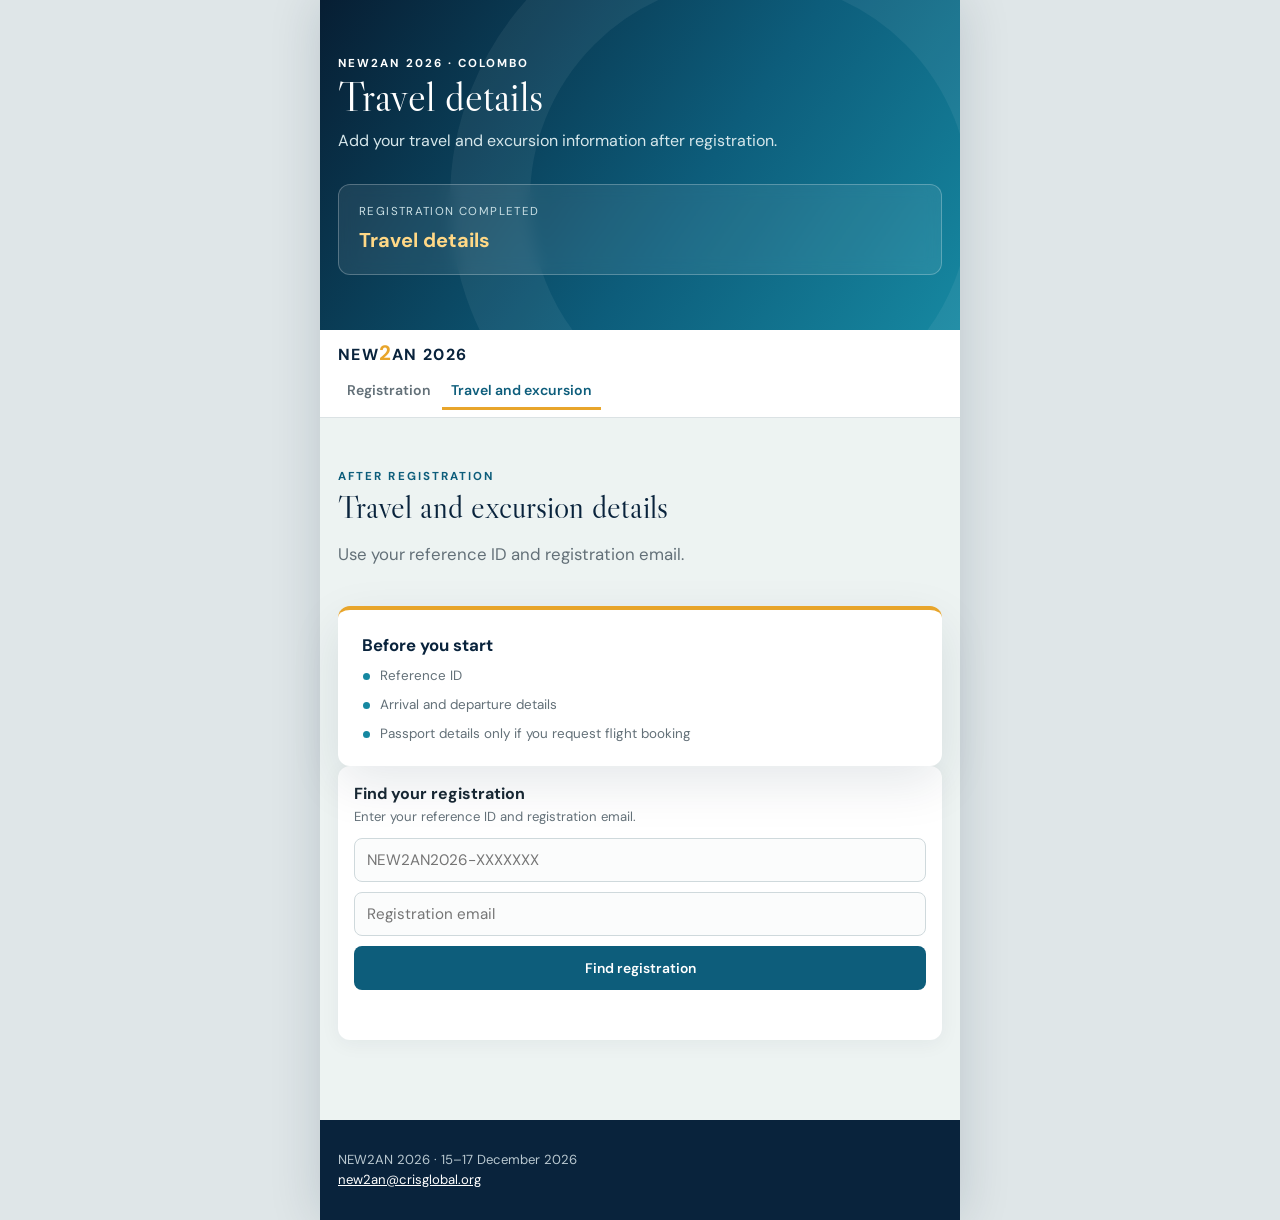
<file: excursion.html>
<!doctype html>
<html lang="en">
<head>
  <meta charset="utf-8">
  <meta name="viewport" content="width=device-width,initial-scale=1,viewport-fit=cover">
  <meta name="description" content="NEW2AN 2026 travel and excursion details.">
  <title>NEW2AN 2026 | Travel details</title>
  <link rel="preconnect" href="https://fonts.googleapis.com">
  <link rel="preconnect" href="https://fonts.gstatic.com" crossorigin>
  <link href="https://fonts.googleapis.com/css2?family=DM+Sans:wght@400;500;600;700&amp;family=Libre+Caslon+Display&amp;display=swap" rel="stylesheet">
  <link rel="stylesheet" href="style.css?v=6">
  <link rel="stylesheet" href="extended.css?v=14">
  <script defer src="excursion.js?v=3"></script>
</head>
<body class="travel-page">
  <header class="travel-hero">
    <div class="wrap travel-hero-inner"><div><p class="eyebrow">NEW2AN 2026 · Colombo</p><h1>Travel details</h1><p>Add your travel and excursion information after registration.</p></div><div class="travel-step"><span>Registration completed</span><strong>Travel details</strong></div></div>
  </header>
  <nav class="topbar"><a class="brand" href="index.html#registration">NEW<span>2</span>AN 2026</a><div><a class="nav-link" href="index.html#registration">Registration</a><a class="nav-link active" href="excursion.html">Travel and excursion</a></div></nav>

  <main class="wrap travel-main">
    <section class="travel-intro"><div><p class="eyebrow ink">After registration</p><h2>Travel and excursion details</h2><p>Use your reference ID and registration email.</p></div><aside><strong>Before you start</strong><span>Reference ID</span><span>Arrival and departure details</span><span>Passport details only if you request flight booking</span></aside></section>

    <section id="unlock-card" class="lookup-card travel-lookup">
      <div><strong>Find your registration</strong><span>Enter your reference ID and registration email.</span></div>
      <input id="travel-reference" aria-label="Registration reference" placeholder="NEW2AN2026-XXXXXXX" autocomplete="off">
      <input id="travel-email" type="email" aria-label="Registration email" placeholder="Registration email" autocomplete="email">
      <button type="button" id="travel-load" class="btn primary">Find registration</button>
      <p id="travel-load-message" class="form-message span-all" role="status" aria-live="polite"></p>
    </section>

    <form id="travel-form" class="form-shell travel-form" hidden novalidate>
      <div class="travel-progress"><span class="active">1 Registration</span><span>2 Travel</span><span>3 Excursion</span><span>4 Flight</span><span>5 Confirm</span></div>
      <section class="form-section">
        <div class="section-heading"><span>01</span><div><h3>Registration details</h3><p>Your saved details are shown below.</p></div></div>
        <div class="record-banner"><div><small>Reference ID</small><strong id="loaded-reference"></strong></div><div><small>Participant</small><strong id="loaded-participant"></strong></div><div><small>Payment status</small><strong>Submitted</strong></div></div>
        <input name="Email" type="hidden">
      </section>

      <section class="form-section"><div class="section-heading"><span>02</span><div><h3>Travel and accommodation</h3><p>Enter the details currently available.</p></div></div><div class="grid two"><label>Name as shown in passport<input name="Passport_Name"></label><label>Passport issuing country<input name="Passport_Issuing_Country"></label><label>Visa support<select name="Visa_Support"><option>No</option><option>Yes — invitation/support letter needed</option><option>Not sure yet</option></select></label><label>Travel booking support<select name="Travel_Agency_Assistance" id="travel-assistance"><option>No</option><option>Yes — flight options</option><option>Yes — airport transfer</option><option>Yes — flights and transfer</option><option>Not sure yet</option></select></label><label>Accommodation support<select name="Accommodation_Assistance"><option>No</option><option>Yes — hotel recommendations</option><option>Yes — booking coordination</option><option>Not sure yet</option></select></label><label>Room preference<select name="Room_Preference"><option value="">Not decided</option><option>Single room</option><option>Twin room</option><option>Double room</option></select></label><label>Arrival date<input name="Arrival_Date" type="date"></label><label>Departure date<input name="Departure_Date" type="date"></label><label>Arrival flight and airport<input name="Arrival_Details"></label><label>Departure flight and airport<input name="Departure_Details"></label><label>Transport to conference venue<select name="Venue_Transport"><option value="">Not decided</option><option>Organiser-arranged transport requested</option><option>Hotel transport</option><option>Taxi or ride-hailing service</option><option>Self-arranged</option></select></label><label>Dietary preference<select name="Dietary_Preference"><option value="">Not specified</option><option>Vegetarian</option><option>Non-vegetarian</option><option>Halal</option></select></label><label>Accessibility support<input name="Accessibility_Needs"></label><label>Emergency contact name<input name="Emergency_Contact_Name"></label><label>Emergency contact phone<input name="Emergency_Contact_Phone" type="tel"></label></div><label>Additional travel or accommodation information<textarea name="Visit_Notes" rows="3"></textarea></label></section>

      <section class="form-section"><div class="section-heading"><span>03</span><div><h3>Excursion</h3><p>Indicate whether you plan to attend.</p></div></div><div class="grid two"><label>Do you plan to join the excursion?<select name="Excursion_Interest" id="travel-excursion-interest"><option>No</option><option>Yes</option><option>Maybe — send details when available</option></select></label><label>Number of participants<input name="Excursion_Participant_Count" type="number" min="1" max="10" value="1"></label></div><div id="travel-excursion-details" hidden><div class="grid two"><label>Additional participant names<textarea name="Excursion_Participant_Names" rows="2"></textarea></label><label>Group details<input name="Excursion_Group_Details"></label><label>Activity level<select name="Excursion_Activity_Level"><option>Low — short walks and frequent rests</option><option selected>Moderate — normal sightseeing</option><option>Active — longer walks / uneven surfaces</option></select></label><label>Mobility requirements<input name="Excursion_Mobility_Needs"></label><label>Dietary requirements or allergies<input name="Excursion_Dietary_Needs"></label><label>Preferred guide language<input name="Excursion_Guide_Language"></label></div></div></section>

      <section id="ticket-details" class="form-section" hidden>
        <div class="section-heading"><span>04</span><div><h3>Flight booking details</h3><p>Required only if you request flight booking.</p></div></div>
        <div class="identity-source"><strong>From your registration</strong><span id="reused-identity"></span></div>
        <div class="grid two"><label>Departure city or airport <b>*</b><input name="Ticket_Departure_City_Airport"></label><label>Preferred departure date from home country <b>*</b><input name="Preferred_Departure_Home_Date" type="date"></label><label>Preferred arrival date in Sri Lanka <b>*</b><input name="Preferred_Arrival_Sri_Lanka_Date" type="date"></label><label>Preferred departure date from Sri Lanka <b>*</b><input name="Preferred_Departure_Sri_Lanka_Date" type="date"></label><label>Preferred departure time from Sri Lanka <b>*</b><input name="Preferred_Departure_Sri_Lanka_Time" type="time"></label><label>Destination city or airport <b>*</b><input name="Ticket_Destination_City_Airport"></label><label>Passport number <b>*</b><input name="Passport_Number" autocomplete="off"></label><label>Date of birth <b>*</b><input name="Date_of_Birth" type="date"></label><label>Passport issue date <b>*</b><input name="Passport_Issue_Date" type="date"></label><label>Passport expiry date <b>*</b><input name="Passport_Expiry_Date" type="date"></label><label>Place and country of birth <b>*</b><input name="Place_Country_of_Birth"></label><label>Upload passport information page <b>*</b><input id="passport-file" type="file" accept=".pdf,.jpg,.jpeg,.png,.webp,application/pdf,image/jpeg,image/png,image/webp"><small>One PDF or image, maximum 5 MB.</small></label><p id="passport-file-status" class="microcopy span-2">No file selected.</p></div>
      </section>

      <section class="form-section">
        <div class="section-heading"><span>05</span><div><h3>Confirm details</h3><p>Review the information before saving.</p></div></div>
        <label class="check"><input type="checkbox" name="Travel_Details_Consent" required><span>I confirm that the details are accurate and authorise the NEW2AN organising team to use and, where necessary, share them with its approved travel service provider solely to coordinate the requested travel arrangements. <b>*</b></span></label>
        <button type="submit" id="travel-submit" class="btn primary submit">Save details</button>
        <p id="travel-message" class="form-message" role="status" aria-live="polite"></p>
      </section>
    </form>
  </main>
  <footer><span>NEW2AN 2026 · 15–17 December 2026</span><a href="mailto:new2an@crisglobal.org">new2an@crisglobal.org</a></footer>
</body>
</html>
</file>
<file: style.css>
:root{--navy:#09233c;--blue:#0d5d7b;--sea:#1688a1;--gold:#e8a52b;--paper:#f6f3ed;--white:#fff;--ink:#172733;--muted:#66737b;--line:#dbe2e4;--danger:#a43d32;--shadow:0 18px 50px rgba(9,35,60,.1)}*{box-sizing:border-box}html{scroll-behavior:smooth}body{margin:0;background:var(--paper);color:var(--ink);font-family:'DM Sans',sans-serif;line-height:1.55}.wrap{width:min(1100px,calc(100% - 36px));margin-inline:auto}.hero{height:clamp(230px,30vw,410px);position:relative;overflow:hidden;background:var(--navy)}.hero img{width:100%;height:100%;object-fit:cover;object-position:center;display:block}.hero-shade{position:absolute;inset:0;background:linear-gradient(90deg,rgba(4,23,39,.73),rgba(4,23,39,.08) 55%,rgba(4,23,39,.2))}.hero-copy{position:absolute;left:max(18px,calc((100% - 1100px)/2));bottom:clamp(25px,5vw,70px);color:white;text-shadow:0 2px 20px rgba(0,0,0,.35)}.hero-copy h1,.intro h2,.dashboard h2{font-family:'Libre Caslon Display',serif;font-weight:400;margin:.15rem 0;font-size:clamp(2rem,4vw,4rem);line-height:1}.hero-copy>p:last-child{font-size:clamp(.9rem,2vw,1.2rem);margin:.7rem 0}.eyebrow{text-transform:uppercase;letter-spacing:.18em;font-size:.72rem;font-weight:700;margin:0}.eyebrow.ink{color:var(--blue)}.topbar{height:68px;background:rgba(255,255,255,.96);display:flex;align-items:center;justify-content:space-between;padding:0 max(18px,calc((100% - 1100px)/2));position:sticky;top:0;z-index:10;border-bottom:1px solid var(--line);backdrop-filter:blur(12px)}.brand{color:var(--navy);font-weight:700;text-decoration:none;letter-spacing:.08em}.brand span{color:var(--gold);font-size:1.3em}.nav-link{border:0;background:none;padding:23px 14px;color:var(--muted);font:600 .88rem inherit;cursor:pointer;border-bottom:3px solid transparent}.nav-link.active{color:var(--blue);border-color:var(--gold)}.view{display:none}.view.active{display:block}.intro{display:grid;grid-template-columns:1.6fr .8fr;gap:55px;align-items:center;padding-block:68px 36px}.intro h2{font-size:clamp(2rem,3vw,3.2rem);color:var(--navy)}.intro>div>p:last-child{color:var(--muted);font-size:1.05rem;max-width:700px}.fee-card{background:var(--navy);color:white;border-radius:16px;padding:25px 28px;box-shadow:var(--shadow);border-top:4px solid var(--gold)}.fee-card>span{font-size:.78rem;text-transform:uppercase;letter-spacing:.08em}.fee-card strong{display:block;font-size:3rem;line-height:1.15;margin:.35rem 0}.fee-card small{font-size:.9rem}.fee-card p{margin:0;color:#c4d1da}.fee-card em{display:block;margin-top:12px;padding-top:12px;border-top:1px solid #ffffff2b;font-size:.78rem;color:#f6c970}.notice{background:#fff7e7;border:1px solid #efd8a5;padding:15px 20px;border-radius:10px;color:#664b16}.lookup-card{background:white;margin-top:20px;padding:16px;border-radius:12px;display:grid;grid-template-columns:1fr 190px 220px auto;gap:10px;align-items:center;box-shadow:0 4px 20px rgba(9,35,60,.05)}.lookup-card div span{display:block;color:var(--muted);font-size:.82rem}.form-shell{margin-top:28px;margin-bottom:45px;background:white;border-radius:18px;box-shadow:var(--shadow);overflow:hidden}.progress{display:grid;grid-template-columns:repeat(4,1fr);background:var(--navy);color:#ffffff8c}.progress span{padding:14px;text-align:center;font-size:.8rem;border-right:1px solid #ffffff1c}.progress .active{color:white;border-bottom:3px solid var(--gold)}.form-section{padding:38px 46px;border-bottom:1px solid var(--line)}.section-heading{display:flex;gap:15px;align-items:flex-start;margin-bottom:28px}.section-heading>span{background:var(--blue);color:white;border-radius:50%;width:35px;height:35px;display:grid;place-items:center;font-size:.8rem;font-weight:700;flex:none}.section-heading h3{margin:0;color:var(--navy);font-family:'Libre Caslon Display',serif;font-size:1.8rem;font-weight:400}.section-heading p{margin:2px 0;color:var(--muted);font-size:.9rem}.grid{display:grid;gap:18px;margin-bottom:18px}.grid.two{grid-template-columns:repeat(2,1fr)}.grid.four{grid-template-columns:repeat(4,1fr)}.span-2{grid-column:span 2}.span-3{grid-column:span 3}label{display:flex;flex-direction:column;gap:7px;font-size:.84rem;font-weight:600;color:#344651}label b{color:var(--danger)}input,select,textarea{width:100%;border:1px solid #cfd9dc;border-radius:8px;background:#fbfcfc;color:var(--ink);font:400 .95rem 'DM Sans';padding:11px 12px;outline:none;transition:.2s}input:focus,select:focus,textarea:focus{border-color:var(--sea);box-shadow:0 0 0 3px rgba(22,136,161,.12)}input:invalid:not(:placeholder-shown){border-color:#d78b82}textarea{resize:vertical}.check{flex-direction:row;align-items:flex-start;margin:16px 0;font-weight:400}.check input{width:18px;height:18px;accent-color:var(--blue);flex:none;margin-top:2px}.check a{color:var(--blue)}.paper-card{border:1px solid var(--line);border-left:4px solid var(--gold);padding:18px;border-radius:8px;margin:14px 0;background:#fafcfc}.paper-card h4{margin:0 0 14px;color:var(--navy)}.microcopy{font-size:.8rem;color:var(--muted);background:#f1f6f7;padding:10px;border-radius:6px}.summary{display:flex;align-items:center;justify-content:space-between;background:var(--navy);color:white;padding:22px 25px;border-radius:10px;margin-bottom:25px}.summary span{font-weight:700}.summary small{display:block;color:#bcd0d7;font-weight:400}.summary strong{font-size:1.6rem;color:#ffd886;white-space:nowrap}.policy-box{background:#f8f5ee;border:1px solid #e8dfcf;padding:14px 18px;border-radius:9px;margin:20px 0}.policy-box p{font-size:.85rem}.btn{border:0;border-radius:8px;padding:11px 17px;font:600 .87rem 'DM Sans';cursor:pointer;transition:.2s}.btn:hover{transform:translateY(-1px)}.btn.primary{background:var(--blue);color:white}.btn.secondary{background:#e8f1f3;color:var(--blue)}.btn.submit{width:100%;padding:15px;font-size:1rem}.btn:disabled{opacity:.55;cursor:wait}.form-message{min-height:24px;text-align:center;font-size:.88rem}.form-message.error{color:var(--danger)}.form-message.success{color:#18704d}.support-grid{display:grid;grid-template-columns:repeat(2,1fr);gap:20px;margin-bottom:70px}.support-grid article{background:white;border-radius:12px;padding:25px;border-top:3px solid var(--sea)}.support-grid article>span{color:var(--blue);font-size:.75rem;text-transform:uppercase;font-weight:700;letter-spacing:.08em}.support-grid h3{margin:8px 0 0}.support-grid p{color:var(--muted);font-size:.88rem}.support-grid a{display:block;color:var(--blue);margin-top:4px}.support-grid .pending{border-top-color:#aab4b8}.dashboard{padding-block:60px;min-height:60vh}.login-panel{max-width:430px;margin:auto;background:white;padding:35px;border-radius:16px;box-shadow:var(--shadow)}.login-panel h2{font-size:2rem}.login-panel label{margin:15px 0}.dashboard-head{display:flex;justify-content:space-between;align-items:end}.dashboard-head h2{font-size:2.8rem}.metrics{display:grid;grid-template-columns:repeat(4,1fr);gap:14px;margin:25px 0}.metric{background:white;padding:20px;border-radius:10px}.metric strong{display:block;font-size:1.7rem;color:var(--navy)}.metric span{font-size:.8rem;color:var(--muted)}.table-wrap{overflow:auto;background:white;border-radius:10px}table{border-collapse:collapse;width:100%;font-size:.78rem}th,td{text-align:left;padding:11px;border-bottom:1px solid var(--line);white-space:nowrap}th{background:var(--navy);color:white;position:sticky;top:0}footer{background:var(--navy);color:#b9c8d0;padding:30px max(18px,calc((100% - 1100px)/2));display:flex;justify-content:space-between;font-size:.82rem}footer a{color:white}@media(max-width:800px){.hero{height:260px}.hero img{object-position:center}.intro{grid-template-columns:1fr;gap:20px;padding-top:45px}.lookup-card{grid-template-columns:1fr}.grid.two,.grid.four,.support-grid{grid-template-columns:1fr}.span-2,.span-3{grid-column:auto}.form-section{padding:30px 20px}.progress span{font-size:0;padding:12px}.progress span:before{content:counter(progress);font-size:.8rem}.progress{counter-reset:progress}.progress span{counter-increment:progress}.metrics{grid-template-columns:repeat(2,1fr)}.dashboard-head,footer{align-items:flex-start;gap:16px;flex-direction:column}}@media(max-width:480px){.wrap{width:min(100% - 22px,1100px)}.hero{height:230px}.hero img{width:1080px;max-width:none;position:absolute;left:50%;transform:translateX(-50%)}.topbar{height:60px}.nav-link{padding:19px 8px}.form-shell{border-radius:10px}.fee-card strong{font-size:2.5rem}}

.excursion-cta{display:flex;align-items:center;justify-content:space-between;gap:28px;background:linear-gradient(120deg,var(--navy),var(--blue));color:#fff;border-radius:16px;padding:30px 34px;margin:0 auto 34px}
.excursion-cta-copy{max-width:720px}
.excursion-cta .eyebrow{color:var(--sea)}
.excursion-cta h3{margin:6px 0 8px;font-size:1.45rem;color:#fff}
.excursion-cta p{margin:0;color:rgba(255,255,255,.88);font-size:.95rem;line-height:1.55}
.excursion-cta .btn.primary{background:#fff;color:var(--navy);white-space:nowrap;flex-shrink:0}
@media(max-width:720px){.excursion-cta{flex-direction:column;align-items:flex-start;padding:26px 22px}.excursion-cta .btn.primary{width:100%;text-align:center}}
</file>
<file: extended.css>
.progress{grid-template-columns:repeat(6,1fr)}
.past-event{background:#f7fafb;border:1px solid var(--line);border-left:4px solid var(--gold);border-radius:8px;padding:18px 20px;margin-bottom:20px}
.past-event strong,.past-event span{display:block}.past-event span{color:var(--blue);font-size:.86rem;margin-top:4px}.past-event p{color:var(--muted);font-size:.84rem;margin:8px 0}.past-event a{color:var(--blue);font-size:.84rem}
.btn:focus-visible,.nav-link:focus-visible,.brand:focus-visible,.past-events-toggle:focus-visible,footer a:focus-visible,.support-grid a:focus-visible{outline:3px solid #d99000;outline-offset:3px}
.proforma-box{display:flex;align-items:center;justify-content:space-between;gap:18px;background:#edf6f7;border:1px solid #c9e0e4;padding:17px 20px;border-radius:9px;margin:20px 0}
.proforma-box strong,.proforma-box span{display:block}
.proforma-box span{color:var(--muted);font-size:.8rem;margin-top:3px}
label small{color:var(--muted);font-weight:400;line-height:1.4}
/* Keep required markers on the same line as their label text. The base label
   uses a column flex layout, which otherwise treats the marker as a new row. */
label:not(.check){display:block}
label:not(.check)>input,label:not(.check)>select,label:not(.check)>textarea{display:block;margin-top:7px}
.grid{align-items:end}
.form-section>label:not(.check){margin-bottom:18px}
@media(max-width:800px){.proforma-box{align-items:stretch;flex-direction:column}.proforma-box .btn{width:100%}}
.future-events{background:#f7fafb;border:1px solid var(--line);border-radius:8px;padding:16px 20px;margin:0 0 20px}.future-events h4{margin:0 0 10px;color:var(--navy)}.event-choice{padding:12px 0;border-top:1px solid var(--line);gap:12px}.event-choice-copy{display:grid;min-width:0;gap:4px;line-height:1.35}.event-choice-copy strong{color:var(--navy);overflow-wrap:anywhere}.event-choice small{display:block;margin:0;overflow-wrap:anywhere}
.special-events .event-choice:first-child{border-top:0}.event-choice em{display:block;margin-top:4px;color:var(--muted);font-size:.82rem;font-style:normal}.special-events input{margin-top:4px}
.event-flyer-grid{display:grid;grid-template-columns:repeat(2,minmax(0,1fr));gap:16px;margin:20px 0}.event-flyer{margin:0;padding:14px;background:#f7fafb;border:1px solid var(--line);border-radius:10px}.event-flyer:last-child:nth-child(odd){grid-column:1/-1}.event-flyer img{display:block;width:100%;height:auto;margin:auto;border-radius:6px}.event-flyer:last-child:nth-child(odd) img{width:min(100%,520px)}.event-flyer figcaption{margin-top:8px;text-align:center;color:var(--muted);font-size:.8rem}.past-events-toggle{min-height:44px;border:0;background:none;color:var(--blue);font:inherit;font-weight:700;padding:10px 0;cursor:pointer}.past-event-row{padding:10px 0;border-top:1px solid var(--line)}.past-event-row:first-of-type{border-top:0}.past-event-row strong,.past-event-row small{display:block}.past-event-row small{margin-top:3px;color:var(--muted)}.disabled-panel{background:#f2f4f5;border-color:#d8dfe2}.disabled-panel #gala-active-fields{opacity:.55}.billing-disabled input,.billing-disabled textarea{background:#eef1f2;color:#7a858a}
.workshop-admin{background:white;border-radius:12px;padding:26px;margin:25px 0;box-shadow:var(--shadow)}.admin-workshop-row{display:flex;justify-content:space-between;align-items:center;gap:15px;padding:12px 0;border-bottom:1px solid var(--line)}.admin-workshop-row span{display:block;color:var(--muted);font-size:.8rem}.admin-actions{display:flex;justify-content:flex-end;gap:10px}
@media(max-width:800px){.admin-workshop-row,.admin-actions{align-items:stretch;flex-direction:column}.workshop-admin{padding:20px 15px}.future-events{padding:14px}}
.nav-link{text-decoration:none}.excursion-price{display:flex;justify-content:space-between;gap:18px;align-items:center;margin:-8px 0 22px;padding:16px 18px;border:1px solid #efd8a5;border-left:4px solid var(--gold);border-radius:9px;background:#fff7e7}.excursion-price strong{color:var(--navy)}.excursion-price span{color:#664b16;font-size:.84rem;text-align:right}@media(max-width:600px){.excursion-price{align-items:flex-start;flex-direction:column}.excursion-price span{text-align:left}}
.official-payment{display:flex;align-items:center;justify-content:space-between;gap:18px;margin:18px 0;padding:16px 18px;border:1px solid #c9e0e4;border-left:4px solid var(--blue);border-radius:9px;background:#edf6f7}.official-payment strong,.official-payment span{display:block}.official-payment span{margin-top:3px;color:var(--muted);font-size:.82rem}.separate-charge{margin:20px 0;padding:20px;border:1px solid #efd8a5;border-radius:10px;background:#fffaf0}.section-heading.compact{margin-bottom:14px}.section-heading.compact>span{width:32px;height:32px;font-size:.8rem}.events-view{padding-top:38px;padding-bottom:55px}.events-view .dashboard-head{align-items:flex-start}.event-grid{display:grid;grid-template-columns:repeat(2,minmax(0,1fr));gap:20px}.event-card{background:#fff;border:1px solid var(--line);border-radius:12px;padding:24px;box-shadow:var(--shadow)}.event-card>span{color:var(--blue);font-size:.74rem;font-weight:700;letter-spacing:.08em;text-transform:uppercase}.event-card h3{margin:7px 0 10px;color:var(--navy)}.event-card p{color:var(--muted)}.event-card.featured{border-top:4px solid var(--gold)}.event-card.pending{background:#f7fafb;box-shadow:none}.event-price{display:grid;grid-template-columns:1fr 1fr auto;gap:12px;align-items:center;padding:12px 0;border-top:1px solid var(--line)}.event-price strong{color:var(--navy)}.event-price span{color:var(--muted);font-size:.84rem}.topbar>div{display:flex;flex-wrap:wrap;justify-content:flex-end}.btn[hidden]{display:none}
@media(max-width:800px){.official-payment{align-items:stretch;flex-direction:column}.official-payment .btn{width:100%;text-align:center}.event-grid{grid-template-columns:1fr}.event-price{grid-template-columns:1fr}.topbar{height:auto;min-height:60px;align-items:center;gap:4px;flex-wrap:wrap;padding-block:7px}.topbar>div{width:100%;gap:2px;justify-content:flex-start}.nav-link{padding:8px 9px}}
@media(max-width:800px){.event-flyer-grid{grid-template-columns:1fr}.event-flyer:last-child:nth-child(odd){grid-column:auto}}
.whatsapp-support{position:fixed;right:max(18px,env(safe-area-inset-right));bottom:max(18px,env(safe-area-inset-bottom));z-index:60;display:flex;flex-direction:column;align-items:flex-end;gap:12px}.whatsapp-fab{display:flex;align-items:center;gap:9px;border:0;border-radius:999px;padding:12px 18px;background:#138a4b;color:#fff;font:700 .88rem 'DM Sans',sans-serif;box-shadow:0 10px 30px rgba(8,76,40,.28);cursor:pointer;transition:transform .2s,box-shadow .2s}.whatsapp-fab:hover{transform:translateY(-2px);box-shadow:0 14px 34px rgba(8,76,40,.34)}.whatsapp-fab:focus-visible,.whatsapp-close:focus-visible,.whatsapp-send:focus-visible{outline:3px solid #f4bd54;outline-offset:3px}.whatsapp-fab svg{width:24px;height:24px;fill:currentColor}.whatsapp-panel{position:absolute;right:0;bottom:64px;width:min(430px,calc(100vw - 36px));max-height:min(720px,calc(100vh - 105px));overflow:auto;overscroll-behavior:contain;background:#fff;border:1px solid #cbdade;border-radius:18px;box-shadow:0 24px 70px rgba(9,35,60,.25)}.whatsapp-panel[hidden]{display:none}.whatsapp-panel-head{position:sticky;top:0;z-index:2;display:flex;align-items:flex-start;justify-content:space-between;gap:15px;padding:20px 20px 16px;background:#0c5030;color:#fff;border-radius:17px 17px 0 0}.whatsapp-panel-head h2{margin:2px 0 3px;font-family:'Libre Caslon Display',serif;font-size:1.55rem;font-weight:400}.whatsapp-panel-head p{margin:0;color:#d6eadf;font-size:.78rem}.whatsapp-kicker{font-size:.67rem;font-weight:700;letter-spacing:.12em;text-transform:uppercase;color:#aee8c6}.whatsapp-close{flex:none;width:44px;height:44px;border:1px solid rgba(255,255,255,.28);border-radius:50%;background:rgba(255,255,255,.1);color:#fff;font-size:1.5rem;line-height:1;cursor:pointer}.whatsapp-panel form{padding:18px 20px 20px}.whatsapp-panel label{margin-bottom:13px}.whatsapp-fields{display:grid;gap:12px}.whatsapp-fields.two{grid-template-columns:repeat(2,minmax(0,1fr))}.whatsapp-recipient{margin:4px 0 13px;padding:11px 13px;border:1px solid #b9dfc8;border-left:4px solid #138a4b;border-radius:8px;background:#eff9f3;color:#244b34;font-size:.78rem}.whatsapp-recipient strong{display:block;color:#0c5030;font-size:.86rem}.whatsapp-preview{margin:0 0 13px;padding:12px;border-radius:9px;background:#f1f6f7;border:1px solid #d8e4e6}.whatsapp-preview>strong{display:block;margin-bottom:7px;color:var(--navy);font-size:.78rem}.whatsapp-preview pre{margin:0;white-space:pre-wrap;overflow-wrap:anywhere;font:400 .75rem/1.55 ui-monospace,SFMono-Regular,Menlo,monospace;color:#29404d}.whatsapp-programme-note,.whatsapp-privacy{margin:10px 0;color:var(--muted);font-size:.72rem;line-height:1.45}.whatsapp-programme-note{padding:9px 10px;border-radius:7px;background:#fff7e7;color:#664b16}.whatsapp-programme-note a{color:var(--blue)}.whatsapp-privacy{margin-top:12px}.whatsapp-status{min-height:19px;margin:8px 0;font-size:.76rem;color:var(--danger)}.whatsapp-send{width:100%;border:0;border-radius:9px;padding:12px 16px;background:#138a4b;color:#fff;font:700 .9rem 'DM Sans',sans-serif;cursor:pointer}.whatsapp-send:hover{background:#0c7440}
@media(max-width:600px){.whatsapp-support{right:10px;bottom:max(10px,env(safe-area-inset-bottom))}.whatsapp-panel{position:fixed;left:10px;right:10px;bottom:76px;width:auto;max-height:calc(100vh - 92px);border-radius:15px}.whatsapp-panel-head{border-radius:14px 14px 0 0}.whatsapp-fields.two{grid-template-columns:1fr}.whatsapp-fab span{font-size:.8rem}}
.travel-page{background:#edf3f2}.travel-hero{position:relative;overflow:hidden;background:linear-gradient(125deg,#071e33 0%,#0d5d7b 58%,#1688a1 100%);color:#fff}.travel-hero:after{content:"";position:absolute;right:-90px;bottom:-170px;width:440px;height:440px;border:80px solid rgba(255,255,255,.06);border-radius:50%}.travel-hero-inner{min-height:285px;display:flex;align-items:flex-end;justify-content:space-between;gap:30px;padding-block:55px;position:relative;z-index:1}.travel-hero h1{font:400 clamp(2.6rem,6vw,5.5rem)/.95 'Libre Caslon Display',serif;margin:.25rem 0 .8rem;max-width:760px}.travel-hero p:last-child{margin:0;color:#d6e7eb;max-width:620px}.travel-step{min-width:190px;padding:18px 20px;border:1px solid rgba(255,255,255,.25);border-radius:12px;background:rgba(255,255,255,.08);backdrop-filter:blur(8px)}.travel-step span,.travel-step strong{display:block}.travel-step span{font-size:.72rem;text-transform:uppercase;letter-spacing:.12em;color:#cbe0e5}.travel-step strong{font-size:1.25rem;margin-top:4px;color:#ffd886}.travel-main{padding-block:50px 80px}.travel-intro{display:grid;grid-template-columns:1.6fr .75fr;gap:55px;align-items:start}.travel-intro h2{font:400 clamp(2rem,4vw,3.3rem)/1.05 'Libre Caslon Display',serif;color:var(--navy);margin:.3rem 0 1rem}.travel-intro>div>p:last-child{color:var(--muted);font-size:1.05rem}.travel-intro aside{display:grid;gap:8px;background:#fff;padding:22px 24px;border-radius:12px;border-top:4px solid var(--gold);box-shadow:var(--shadow)}.travel-intro aside strong{color:var(--navy);font-size:1.05rem}.travel-intro aside span{padding-left:18px;color:var(--muted);font-size:.84rem;position:relative}.travel-intro aside span:before{content:"";position:absolute;left:1px;top:.55em;width:7px;height:7px;border-radius:50%;background:var(--sea)}.privacy-callout{margin:28px 0 20px;padding:18px 22px;border-left:4px solid var(--blue);border-radius:9px;background:#e5f1f3}.privacy-callout strong{color:var(--navy)}.privacy-callout p{margin:.3rem 0 0;color:#455d68;font-size:.88rem}.travel-lookup{grid-template-columns:1fr 200px 230px auto;margin-top:0}.span-all{grid-column:1/-1;margin:0}.travel-form{margin-top:28px}.travel-progress{display:grid;grid-template-columns:repeat(4,1fr);background:var(--navy);color:#ffffff8c}.travel-progress span{padding:14px;text-align:center;font-size:.8rem;border-right:1px solid #ffffff1c}.travel-progress .active{color:#fff;border-bottom:3px solid var(--gold)}.record-banner{display:grid;grid-template-columns:repeat(2,1fr);gap:16px;margin-bottom:24px;padding:17px 20px;border:1px solid #c9e0e4;border-radius:9px;background:#edf6f7}.record-banner small,.record-banner strong{display:block}.record-banner small{color:var(--muted);font-size:.7rem;text-transform:uppercase;letter-spacing:.08em}.record-banner strong{color:var(--navy);margin-top:3px}.choice-field{margin:0;padding:0;border:0}.choice-field legend{margin-bottom:14px;color:#344651;font-size:.9rem;font-weight:600}.choice-field legend b{color:var(--danger)}.choice{display:flex;flex-direction:row;align-items:flex-start;gap:12px;margin:10px 0;padding:15px 17px;border:1px solid var(--line);border-radius:9px;background:#fbfcfc;cursor:pointer}.choice:has(input:checked){border-color:var(--sea);background:#edf6f7;box-shadow:0 0 0 2px rgba(22,136,161,.1)}.choice input{width:18px;height:18px;margin:3px 0 0;accent-color:var(--blue);flex:none}.choice span,.choice strong{display:block}.choice span{font-weight:400;color:var(--muted)}.choice strong{color:var(--navy)}.travel-form input[readonly]{background:#edf1f2;color:#53656d;cursor:not-allowed}.travel-form [hidden]{display:none!important}
@media(max-width:800px){.travel-hero-inner{min-height:250px;align-items:flex-start;flex-direction:column;justify-content:center}.travel-step{min-width:0;width:100%}.travel-intro{grid-template-columns:1fr;gap:22px}.travel-lookup{grid-template-columns:1fr}.record-banner{grid-template-columns:1fr}.travel-progress span{font-size:.7rem;padding:11px 5px}}
.travel-page{font-family:'DM Sans',sans-serif;color:var(--ink)}.travel-page .topbar{height:68px;background:rgba(255,255,255,.96);display:flex;align-items:center;justify-content:space-between;padding:0 max(18px,calc((100% - 1100px)/2));position:sticky;top:0;z-index:10;border-bottom:1px solid var(--line)}.travel-page .brand{color:var(--navy);font-weight:700;text-decoration:none;letter-spacing:.08em}.travel-page .brand span{color:var(--gold);font-size:1.3em}.travel-page .nav-link{display:inline-block;text-decoration:none;padding:23px 14px;color:var(--muted);font:600 .88rem 'DM Sans',sans-serif;border-bottom:3px solid transparent}.travel-page .nav-link.active{color:var(--blue);border-color:var(--gold)}.travel-progress{grid-template-columns:repeat(5,1fr)}.record-banner{grid-template-columns:repeat(4,1fr);margin-bottom:0}.identity-source{display:flex;justify-content:space-between;gap:18px;margin:-6px 0 24px;padding:13px 16px;border-radius:8px;background:#f1f6f7;color:var(--muted);font-size:.82rem}.identity-source strong{color:var(--navy)}
@media(max-width:800px){.travel-page .topbar{height:auto;min-height:60px;align-items:center;gap:4px;flex-wrap:wrap;padding:7px 18px}.travel-page .topbar>div{width:100%;display:flex;gap:2px;justify-content:flex-start}.travel-page .nav-link{padding:8px 9px}.record-banner{grid-template-columns:repeat(2,1fr)}.identity-source{align-items:flex-start;flex-direction:column}}
.rotating-registration-fee{display:inline-block;transition:opacity .2s ease,transform .2s ease}.rotating-registration-fee.switching{opacity:0;transform:translateY(4px)}@media(prefers-reduced-motion:reduce){.rotating-registration-fee{transition:none}}
.btn{min-height:44px}
:root{--muted:#637078}
.whatsapp-fab,.whatsapp-send{background:#128044}.whatsapp-fab:hover,.whatsapp-send:hover{background:#0c7440}

/* Keep the clear, single-column registration view on wide computer screens.
   The page behaves like a centred conference app instead of stretching across
   the full browser window. */
@media(min-width:801px){
  html{background:#dfe6e8}
  body{position:relative;max-width:640px;min-height:100vh;margin-inline:auto;box-shadow:0 0 48px rgba(9,35,60,.16)}
  .hero{height:260px}
  .hero-copy h1{font-size:2.25rem}
  .topbar{height:auto;min-height:60px;align-items:center;gap:4px;flex-wrap:wrap;padding:7px 18px}
  .topbar>div{width:100%;gap:2px;justify-content:flex-start}
  .nav-link{padding:8px 9px}
  .intro{grid-template-columns:1fr;gap:20px;padding-top:45px}
  .intro h2{font-size:2rem}
  .lookup-card,.grid.two,.grid.four,.support-grid,.event-grid,.event-price{grid-template-columns:1fr}
  .span-2,.span-3{grid-column:auto}
  .form-section{padding:30px 20px}
  .progress span{font-size:0;padding:12px}
  .progress span:before{content:counter(progress);font-size:.8rem}
  .progress{counter-reset:progress}
  .progress span{counter-increment:progress}
  .metrics{grid-template-columns:repeat(2,1fr)}
  .dashboard-head,footer,.proforma-box,.official-payment,.admin-workshop-row,.admin-actions{align-items:stretch;flex-direction:column}
  .proforma-box .btn,.official-payment .btn{width:100%;text-align:center}
  .event-flyer-grid{grid-template-columns:1fr}
  .event-flyer:last-child:nth-child(odd){grid-column:auto}
  .workshop-admin{padding:20px 15px}
  .future-events{padding:14px}
  .whatsapp-support{right:calc((100vw - 640px)/2 + 18px)}
  .travel-page .topbar{height:auto;min-height:60px;align-items:center;gap:4px;flex-wrap:wrap;padding:7px 18px}
  .travel-page .topbar>div{width:100%;display:flex;gap:2px;justify-content:flex-start}
  .travel-page .nav-link{padding:8px 9px}
  .travel-hero-inner{min-height:250px;align-items:flex-start;flex-direction:column;justify-content:center}
  .travel-hero h1{font-size:2.6rem}
  .travel-step{min-width:0;width:100%}
  .travel-intro,.travel-lookup{grid-template-columns:1fr}
  .travel-intro{gap:22px}
  .travel-intro h2{font-size:2rem}
  .record-banner{grid-template-columns:repeat(2,1fr)}
  .identity-source{align-items:flex-start;flex-direction:column}
}
</file>
